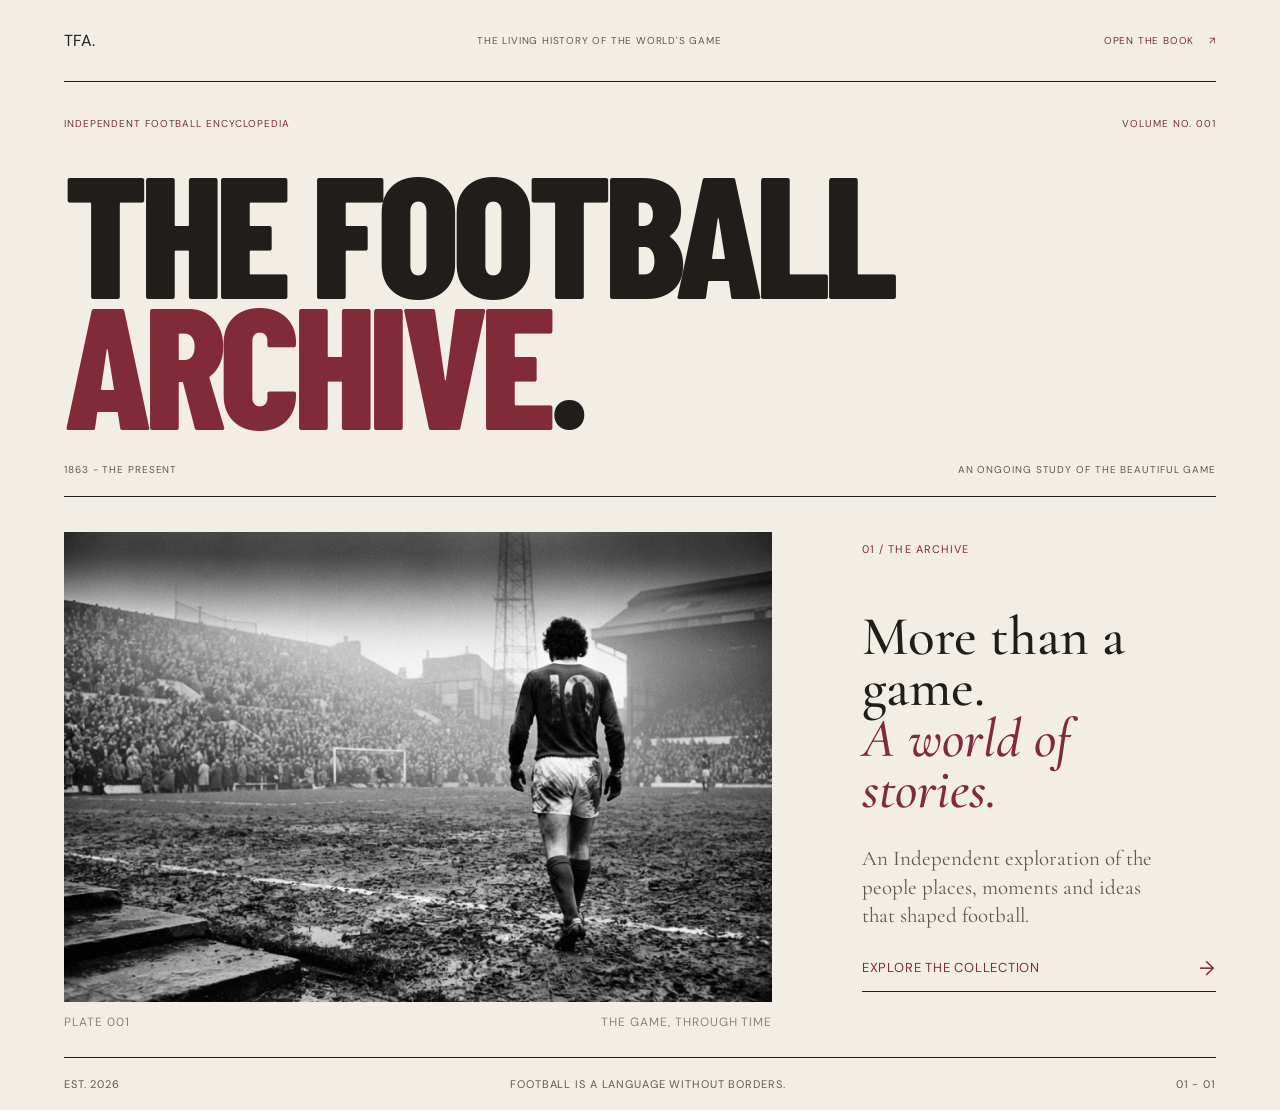
<file: index.html>
<!DOCTYPE html>
<html lang="en">
<meta>
<meta charset="UTF-8">
<meta name="viewport" content="width=device-width, initial-scale=1.0">
<meta name="theme-color" content="#f3f0e7">
<title>The Football Archive | Volume 01</title>
  <link rel="preconnect" href="https://fonts.googleapis.com">
  <link rel="preconnect" href="https://fonts.gstatic.com" crossorigin>
  <link href="https://fonts.googleapis.com/css2?family=Barlow+Condensed:wght@400;500;600;700;800&family=Cormorant+Garamond:ital,wght@0,400;0,500;0,600;1,400;1,500;1,600&family=DM+Sans:wght@400;500;600;700&display=swap" rel="stylesheet">
<link rel="stylesheet" href="css/variables.css">
<link rel="stylesheet" href="css/style.css">
<link rel="stylesheet" href="css/responsive.css">
</head>
<body>
  <main class="book-cover">
    <header class="masthead">
      <a href="index.html" class="brand">TFA.</a>
      <span class="masthead-note">The living history of the world's game</span>
      <a href="pages/contents.html" class="contents-link">Open the book <span>↗</span></a>
    </header>
    <section class="cover-title">
      <div class="edition-label">
        <span>Independent football encyclopedia</span>
        <span>Volume No. 001</span>
      </div>
      <h1>
        THE FOOTBALL <span>ARCHIVE<span class="title-period">.</span></span>
      </h1>
      <div class="title-bottom">
        <p>1863 - THE PRESENT</p>
        <p>AN ONGOING STUDY OF THE BEAUTIFUL GAME</p>
      </div>
    </section>
    <section class="cover-feature">
      <figure class="cover-photograph">
        <img src="assets/images/cover-football.png" alt="Archival football photograph">
        <figcaption>
          <span>PLATE 001</span>
          <span>THE GAME, THROUGH TIME</span>
        </figcaption>
      </figure>
      <div class="cover-description">
        <span class="description-number">01 / THE ARCHIVE</span>
        <h2>
          More than a game. <span>A world of stories.</span>
        </h2>
        <p>An Independent exploration of the people places, moments and ideas that shaped football.</p>
        <a href="pages/contents.html" class="enter-link">Explore the collection<span>→</span></a>
      </div>
    </section>

    <footer class="cover-footer">
      <span>EST. 2026</span>
      <span>FOOTBALL IS A LANGUAGE WITHOUT BORDERS.</span>
      <span>01 - 01</span>
    </footer>
  </main>
</body>
</html>
</file>
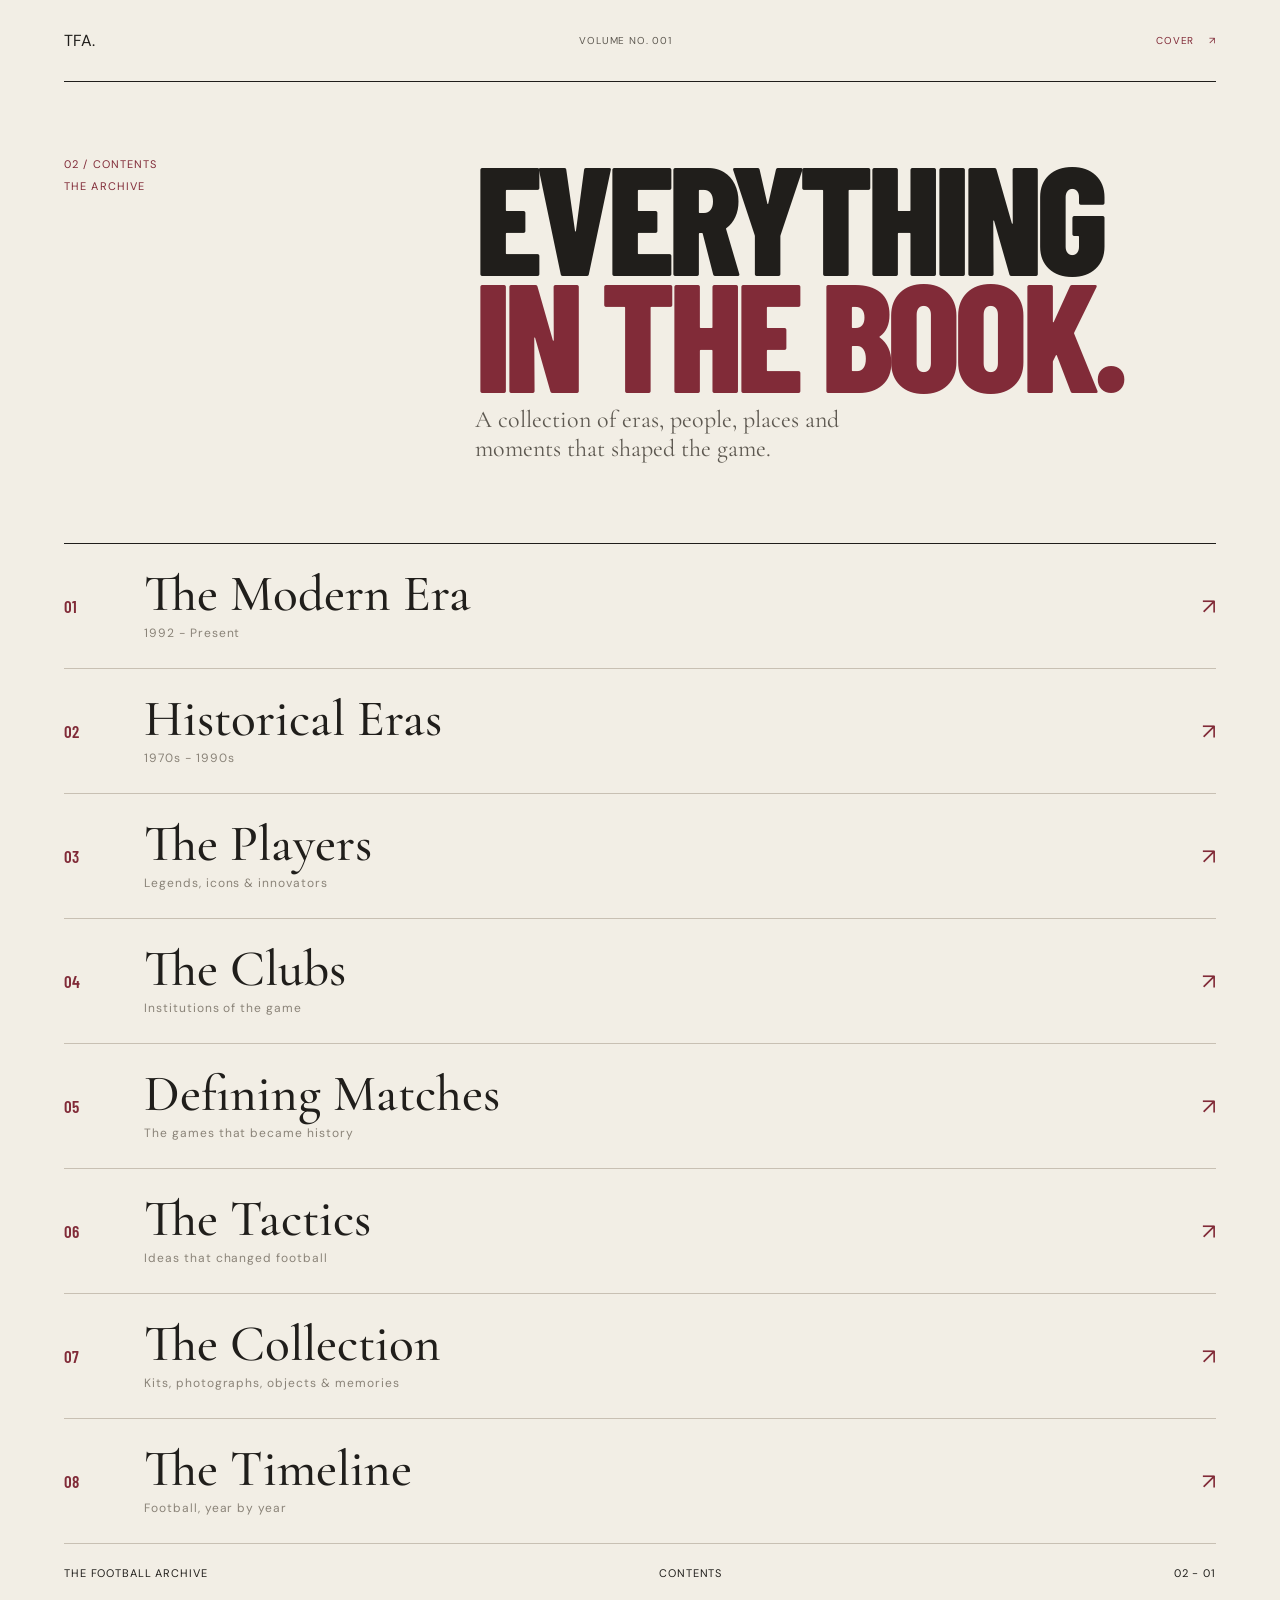
<file: pages/contents.html>
<!DOCTYPE html>
<html lang="en">

<head>
    <meta charset="UTF-8">
    <meta name="viewport" content="width=device-width, initial-scale=1.0">
    <title>Contents | The Football Archive</title>
    <link rel="preconnect" href="https://fonts.googleapis.com">
    <link rel="preconnect" href="https://fonts.gstatic.com" crossorigin>
    <link
        href="https://fonts.googleapis.com/css2?family=Barlow+Condensed:wght@400;500;600;700;800&family=Cormorant+Garamond:ital,wght@0,400;0,500;0,600;1,400;1,500;1,600&family=DM+Sans:wght@400;500;600;700&display=swap"
        rel="stylesheet">

    <link rel="stylesheet" href="../css/responsive.css">
    <link rel="stylesheet" href="../css/variables.css">
    <link rel="stylesheet" href="../css/style.css">
</head>

<body>
    <main class="contents-page">
        <header class="masthead">
            <a href="../index.html" class="brand">TFA.</a>
            <span class="masthead-note">
                Volume No. 001
            </span>
            <a href="../index.html" class="contents-link">
                Cover <span>↗</span>
            </a>
        </header>

        <section class="contents-intro">
            <div class="contents-kicker">
                <span>02 / CONTENTS</span>
                <span>THE ARCHIVE</span>
            </div>
            <h1>
                Everything <span>in the book.</span>
            </h1>
            <p>
                A collection of eras, people, places and moments that shaped the game.
            </p>
        </section>
        <nav class="contents-list">
            <a href="modern-era.html" class="contents-item">
                <span class="contents-number">01</span>
                <div class="contents-title">
                    <h2>The Modern Era</h2>
                    <p>1992 - Present</p>
                </div>
                <span class="contents-arrow">↗</span>
            </a>
            <a href="historical-eras.html" class="contents-item">
                <span class="contents-number">02</span>
                <div class="contents-title">
                    <h2>Historical Eras</h2>
                    <p>1970s - 1990s</p>
                </div>
                <span class="contents-arrow">↗</span>
            </a>
            <a href="players.html" class="contents-item">
                <span class="contents-number">03</span>
                <div class="contents-title">
                    <h2>The Players</h2>
                    <p>Legends, icons & innovators</p>
                </div>
                <span class="contents-arrow">↗</span>
            </a>
            <a href="clubs.html" class="contents-item">
                <span class="contents-number">04</span>
                <div class="contents-title">
                    <h2>The Clubs</h2>
                    <p>Institutions of the game</p>
                </div>
                <span class="contents-arrow">↗</span>
            </a>
            <a href="matches.html" class="contents-item">
                <span class="contents-number">05</span>
                <div class="contents-title">
                    <h2>Defining Matches</h2>
                    <p>The games that became history</p>
                </div>
                <span class="contents-arrow">↗</span>
            </a>
            <a href="tactics.html" class="contents-item">
                <span class="contents-number">06</span>
                <div class="contents-title">
                    <h2>The Tactics</h2>
                    <p>Ideas that changed football</p>
                </div>
                <span class="contents-arrow">↗</span>
            </a>
            <a href="collection.html" class="contents-item">
                <span class="contents-number">07</span>
                <div class="contents-title">
                    <h2>The Collection</h2>
                    <p>Kits, photographs, objects & memories</p>
                </div>
                <span class="contents-arrow">↗</span>
            </a>
            <a href="timeline.html" class="contents-item">
                <span class="contents-number">08</span>
                <div class="contents-title">
                    <h2>The Timeline</h2>
                    <p>Football, year by year</p>
                </div>
                <span class="contents-arrow">↗</span>
            </a>
        </nav>

        <footer class="book-footer">
            <span>THE FOOTBALL ARCHIVE</span>
            <span>CONTENTS</span>
            <span>02 - 01</span>
        </footer>
    </main>
</body>

</html>
</file>
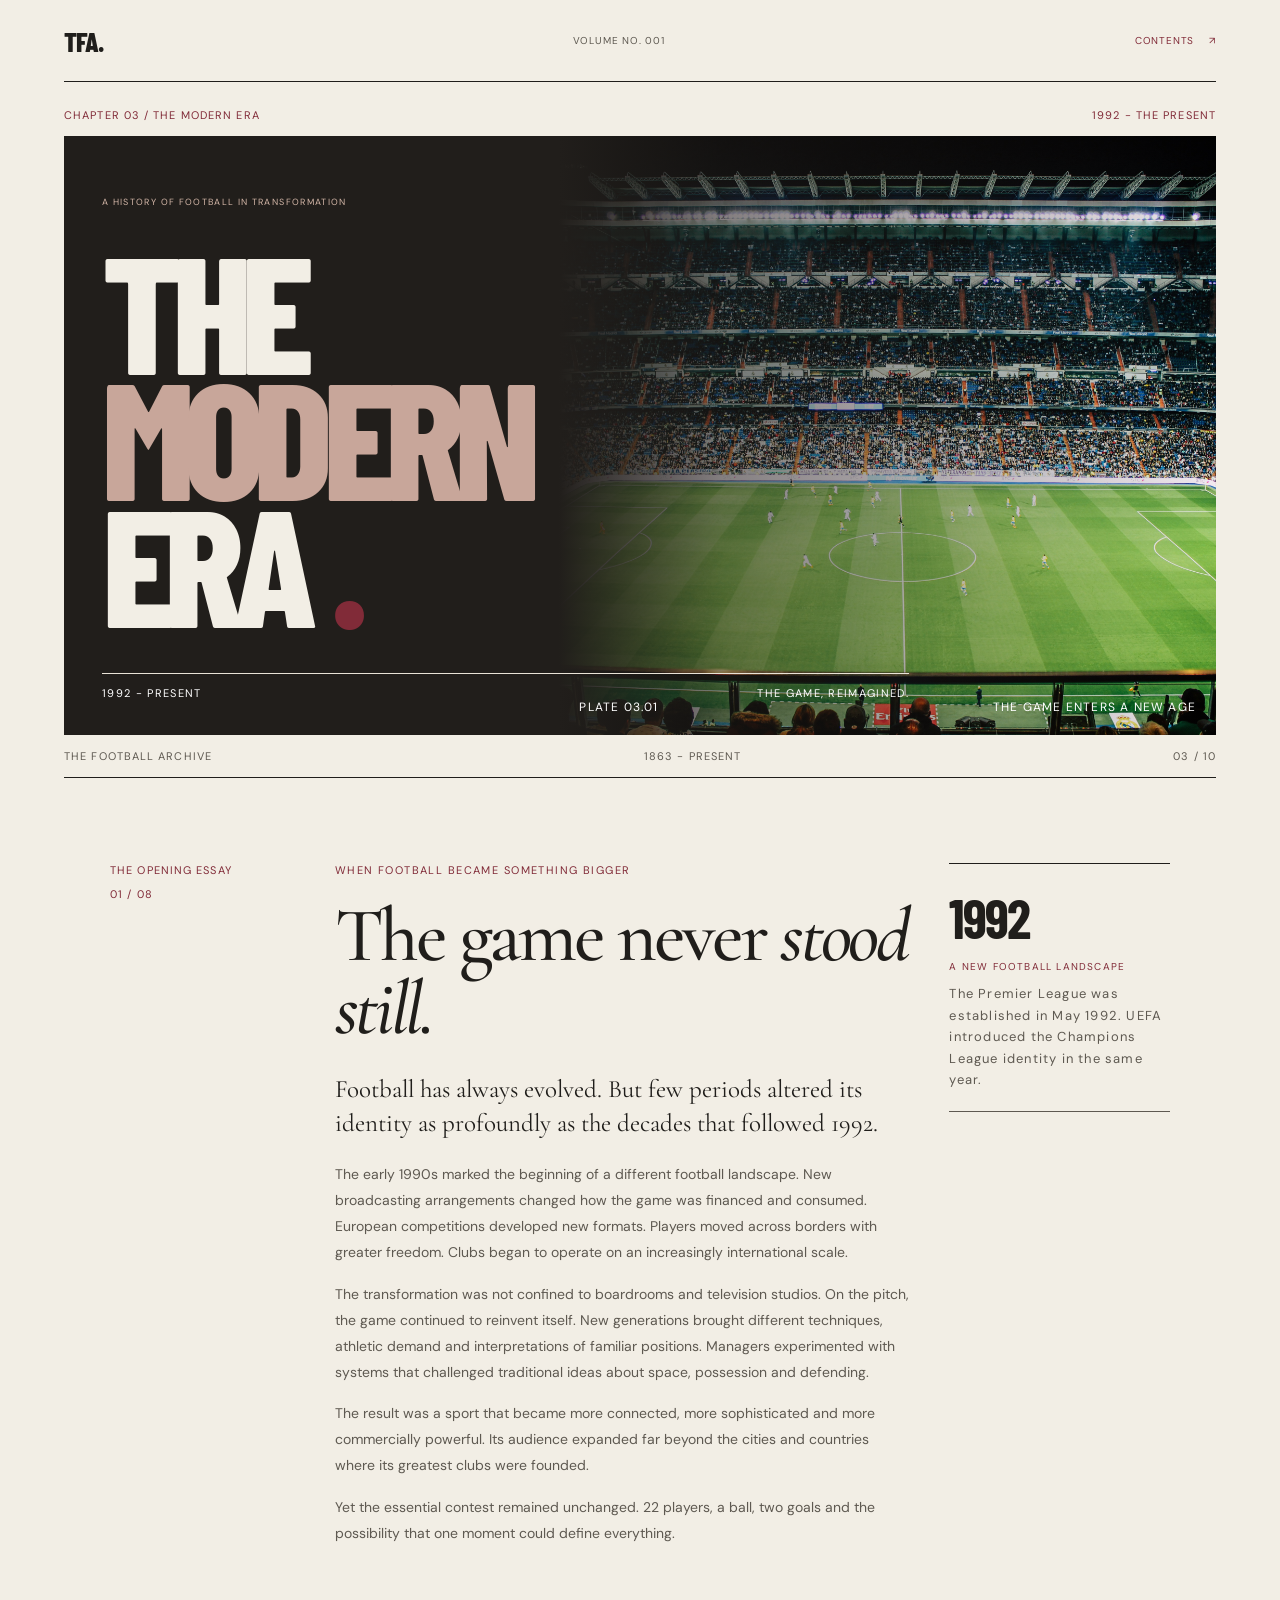
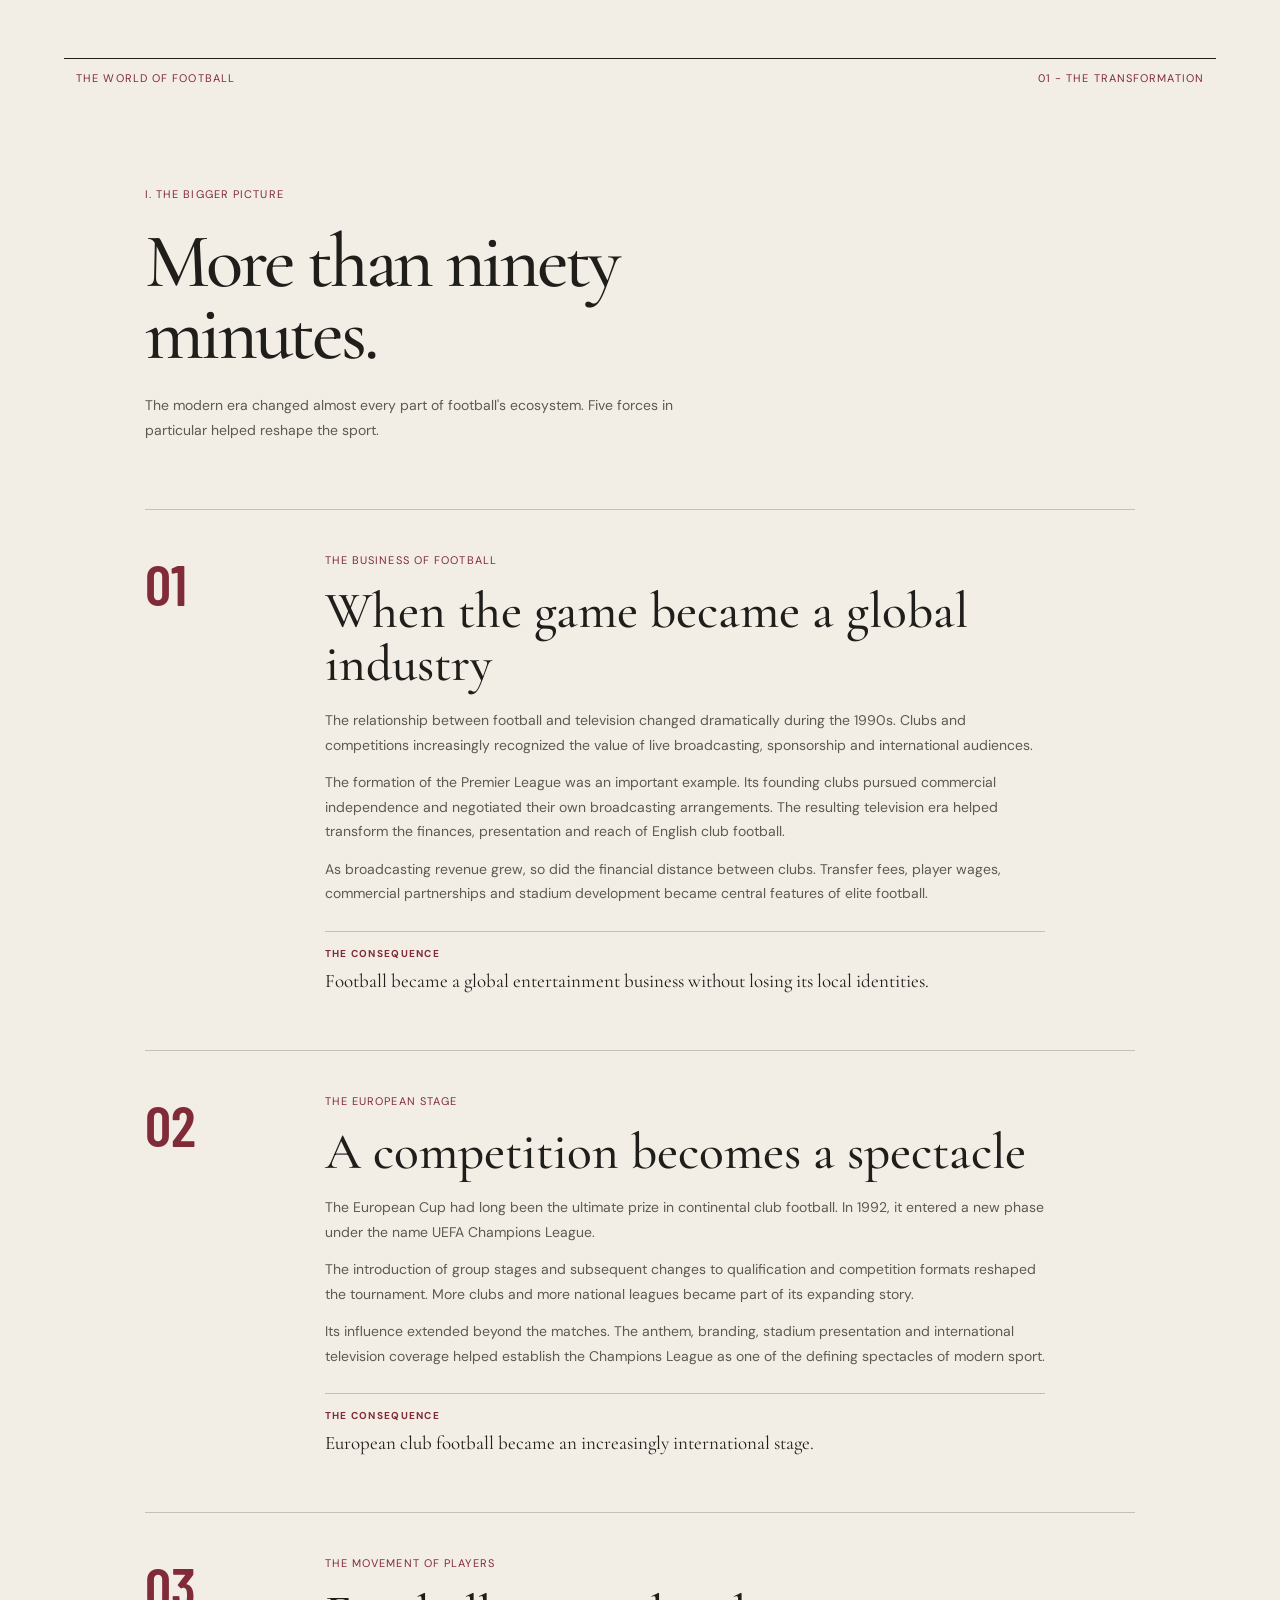
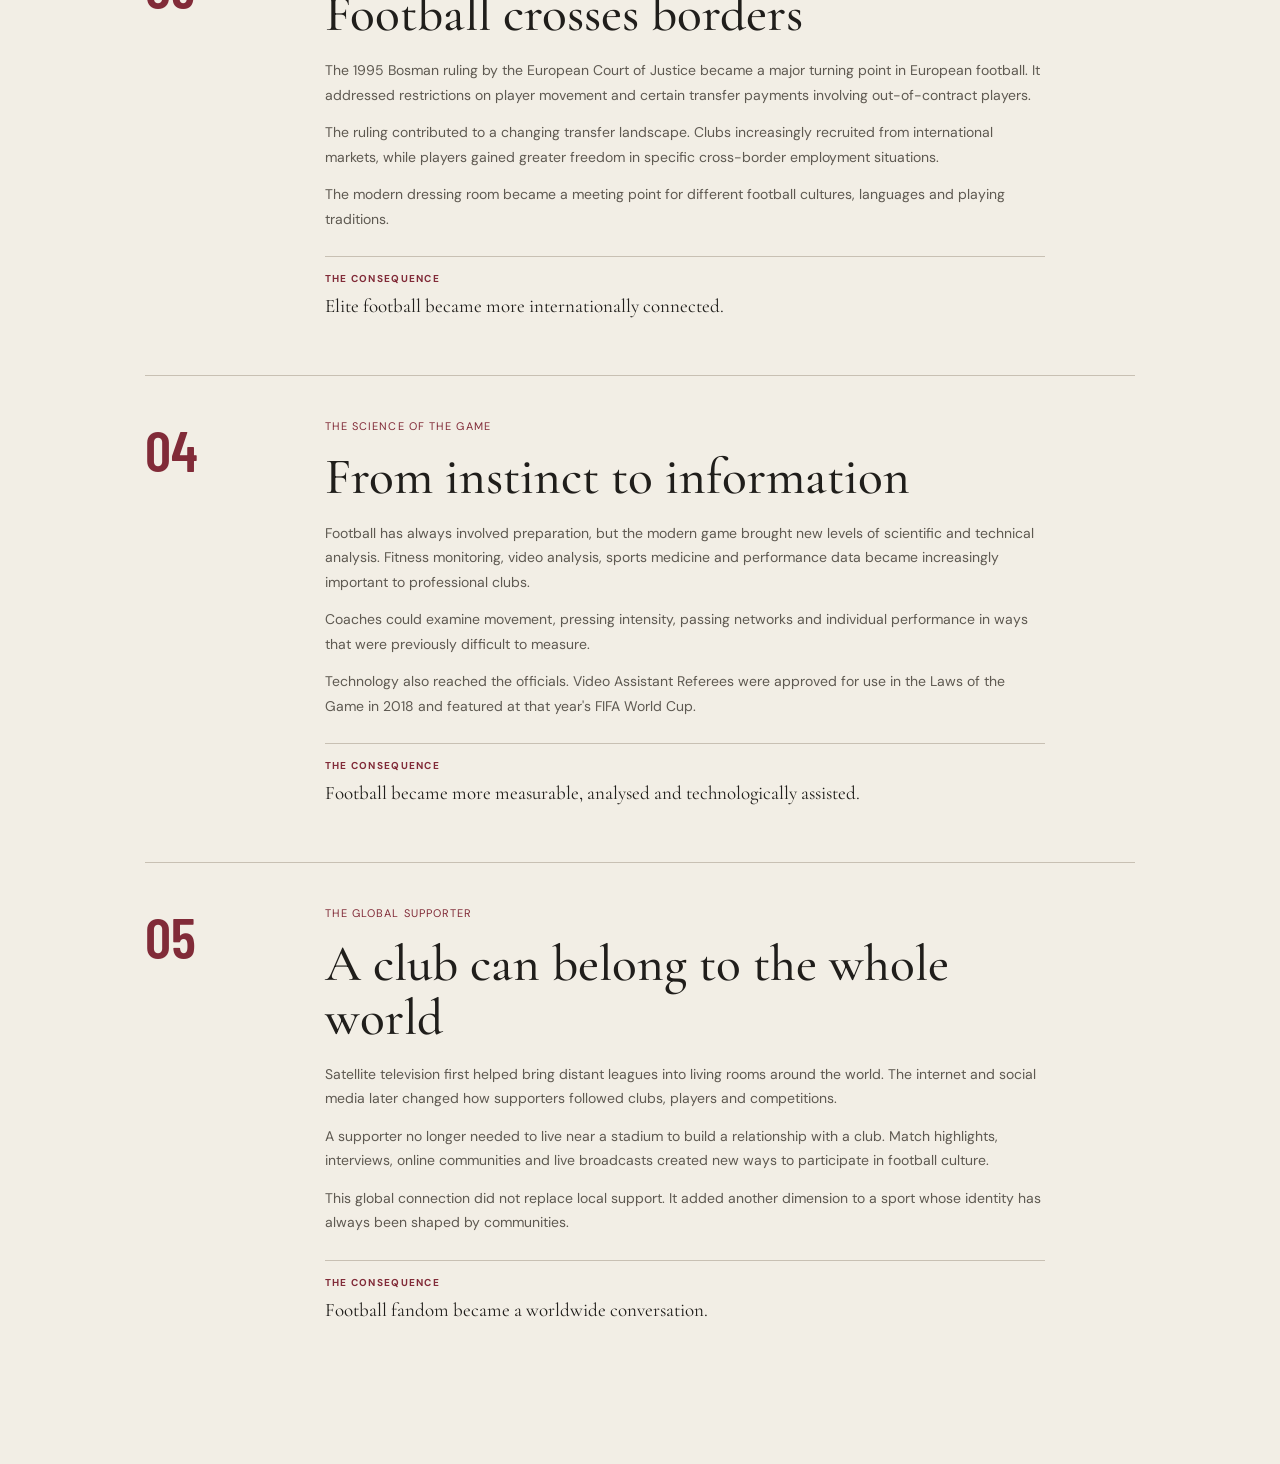
<file: pages/modern-era.html>
<!DOCTYPE html>
<html lang="en">

<head>
    <meta charset="UTF-8">
    <meta name="viewport" content="width=device-width, initial-scale=1.0">
    <title>The Modern Era | The Football Archive</title>
    <link rel="preconnect" href="https://fonts.googleapis.com">
    <link rel="preconnect" href="https://fonts.gstatic.com" crossorigin>
    <link
        href="https://fonts.googleapis.com/css2?family=Barlow+Condensed:wght@400;500;600;700;800&family=Cormorant+Garamond:ital,wght@0,400;0,500;0,600;1,400;1,500;1,600&family=DM+Sans:wght@400;500;600;700&display=swap"
        rel="stylesheet">
    <link rel="stylesheet" href="../css/responsive.css">
    <link rel="stylesheet" href="../css/style.css">
    <link rel="stylesheet" href="../css/variables.css">
</head>

<body>
    <main class="modern-page">
        <header class="masthead modern-masthead">
            <a href="../index.html" class="brand">TFA.</a>
            <span class="masthead-note">VOLUME NO. 001</span>
            <a href="contents.html" class="contents-link">Contents <span>↗</span></a>
        </header>

        <section class="modern-hero">
            <div class="modern-hero-top">
                <span>CHAPTER 03 / THE MODERN ERA</span>
                <span>1992 - THE PRESENT</span>
            </div>
            <div class="modern-hero-content">
                <div class="modern-hero-copy">
                    <span class="modern-hero-label">A HISTORY OF FOOTBALL IN TRANSFORMATION</span>
                    <h1>THE <span>MODERN</span> ERA <span class="modern-period">.</span></h1>
                    <div class="modern-hero-bottom">
                        <p>1992 - PRESENT</p>
                        <span>THE GAME, REIMAGINED.</span>
                    </div>
                </div>
                <figure class="modern-hero-image">
                    <img src="../assets/images/modern-era.jpg" alt="stadium photograph">
                    <figcaption>
                        <span>PLATE 03.01</span>
                        <span>THE GAME ENTERS A NEW AGE</span>
                    </figcaption>
                </figure>
            </div>

            <div class="modern-hero-footer">
                <span>THE FOOTBALL ARCHIVE</span>
                <span>1863 - PRESENT</span>
                <span>03 / 10</span>
            </div>
        </section>

        <section class="modern-opening">
            <div class="opening-label">
                <span>THE OPENING ESSAY</span>
                <span>01 / 08</span>
            </div>
            <div class="opening-content">
                <p class="opening-overline">WHEN FOOTBALL BECAME SOMETHING BIGGER</p>
                <h2>The game never <em>stood still.</em></h2>
                <p class="opening-lead">
                    Football has always evolved. But few periods altered its identity as profoundly as the decades that
                    followed 1992.
                </p>
                <p>
                    The early 1990s marked the beginning of a different football landscape. New broadcasting
                    arrangements changed how the game was financed and consumed. European competitions developed new
                    formats. Players moved across borders with greater freedom. Clubs began to operate on an
                    increasingly international scale.
                </p>
                <p>
                    The transformation was not confined to boardrooms and television studios. On the pitch, the game
                    continued to reinvent itself. New generations brought different techniques, athletic demand and
                    interpretations of familiar positions. Managers experimented with systems that challenged
                    traditional ideas about space, possession and defending.
                </p>
                <p>
                    The result was a sport that became more connected, more sophisticated and more commercially
                    powerful. Its audience expanded far beyond the cities and countries where its greatest clubs were
                    founded.
                </p>
                <p>
                    Yet the essential contest remained unchanged. 22 players, a ball, two goals and the possibility that
                    one moment could define everything.
                </p>
            </div>

            <aside class="opening-note">
                <span class="note-number">1992</span>
                <span class="note-title">A NEW FOOTBALL LANDSCAPE</span>
                <p>
                    The Premier League was established in May 1992. UEFA introduced the Champions League identity in the
                    same year.
                </p>
            </aside>
        </section>

        <section class="modern-divider">
            <span>THE WORLD OF FOOTBALL</span>
            <span>01 - THE TRANSFORMATION</span>
        </section>

        <section class="transformation-section">
            <div class="section-heading">
                <span class="section-index">I. THE BIGGER PICTURE</span>
                <h2>More than ninety minutes.</h2>
                <p>
                    The modern era changed almost every part of football's ecosystem. Five forces in particular helped
                    reshape the sport.
                </p>
            </div>
            <article class="transformation-article">
                <div class="article-number">01</div>
                <div class="article-content">
                    <span>THE BUSINESS OF FOOTBALL</span>
                    <h3>When the game became a global industry</h3>
                    <p>
                        The relationship between football and television changed dramatically during the 1990s. Clubs
                        and competitions increasingly recognized the value of live broadcasting, sponsorship and
                        international audiences.
                    </p>
                    <p>
                        The formation of the Premier League was an important example. Its founding clubs pursued
                        commercial independence and negotiated their own broadcasting arrangements. The resulting
                        television era helped transform the finances, presentation and reach of English club football.
                    </p>
                    <p>
                        As broadcasting revenue grew, so did the financial distance between clubs. Transfer fees, player
                        wages, commercial partnerships and stadium development became central features of elite
                        football.
                    </p>
                    <div class="article-detail">
                        <strong>THE CONSEQUENCE</strong>
                        <span>Football became a global entertainment business without losing its local
                            identities.</span>
                    </div>
                </div>
            </article>
            <article class="transformation-article">
                <div class="article-number">02</div>
                <div class="article-content">
                    <span>THE EUROPEAN STAGE</span>
                    <h3>A competition becomes a spectacle</h3>
                    <p>
                        The European Cup had long been the ultimate prize in continental club football. In 1992, it
                        entered a new phase under the name UEFA Champions League.
                    </p>
                    <p>
                        The introduction of group stages and subsequent changes to qualification and competition formats
                        reshaped the tournament. More clubs and more national leagues became part of its expanding
                        story.
                    </p>
                    <p>
                        Its influence extended beyond the matches. The anthem, branding, stadium presentation and
                        international television coverage helped establish the Champions League as one of the defining
                        spectacles of modern sport.
                    </p>
                    <div class="article-detail">
                        <strong>THE CONSEQUENCE</strong>
                        <span>European club football became an increasingly international stage.</span>
                    </div>
                </div>
            </article>
            <article class="transformation-article">
                <div class="article-number">03</div>
                <div class="article-content">
                    <span>THE MOVEMENT OF PLAYERS</span>
                    <h3>Football crosses borders</h3>
                    <p>
                        The 1995 Bosman ruling by the European Court of Justice became a major turning point in European
                        football. It addressed restrictions on player movement and certain transfer payments involving
                        out-of-contract players.
                    </p>
                    <p>
                        The ruling contributed to a changing transfer landscape. Clubs increasingly recruited from
                        international markets, while players gained greater freedom in specific cross-border employment
                        situations.
                    </p>
                    <p>
                        The modern dressing room became a meeting point for different football cultures, languages and
                        playing traditions.
                    </p>
                    <div class="article-detail">
                        <strong>THE CONSEQUENCE</strong>
                        <span>Elite football became more internationally connected.<span>
                    </div>
                </div>
            </article>
            <article class="transformation-article">
                <div class="article-number">04</div>
                <div class="article-content">
                    <span>THE SCIENCE OF THE GAME</span>
                    <h3>From instinct to information</h3>
                    <p>
                        Football has always involved preparation, but the modern game brought new levels of scientific
                        and technical analysis. Fitness monitoring, video analysis, sports medicine and performance data
                        became increasingly important to professional clubs.
                    </p>
                    <p>
                        Coaches could examine movement, pressing intensity, passing networks and individual performance
                        in ways that were previously difficult to measure.
                    </p>
                    <p>
                        Technology also reached the officials. Video Assistant Referees were approved for use in the
                        Laws of the Game in 2018 and featured at that year's FIFA World Cup.
                    </p>
                    <div class="article-detail">
                        <strong>THE CONSEQUENCE</strong>
                        <span>Football became more measurable, analysed and technologically assisted.</span>
                    </div>
                </div>
            </article>
            <article class="transformation-article">
                <div class="article-number">05</div>
                <div class="article-content">
                    <span>THE GLOBAL SUPPORTER</span>
                    <h3>A club can belong to the whole world</h3>
                    <p>
                        Satellite television first helped bring distant leagues into living rooms around the world. The
                        internet and social media later changed how supporters followed clubs, players and competitions.
                    </p>
                    <p>
                        A supporter no longer needed to live near a stadium to build a relationship with a club. Match
                        highlights, interviews, online communities and live broadcasts created new ways to participate
                        in football culture.
                    </p>
                    <p>
                        This global connection did not replace local support. It added another dimension to a sport
                        whose identity has always been shaped by communities.
                    </p>
                    <div class="article-detail">
                        <strong>THE CONSEQUENCE</strong>
                        <span>Football fandom became a worldwide conversation.</span>
                    </div>
                </div>
            </article>
        </section>
    </main>
</body>

</html>
</file>
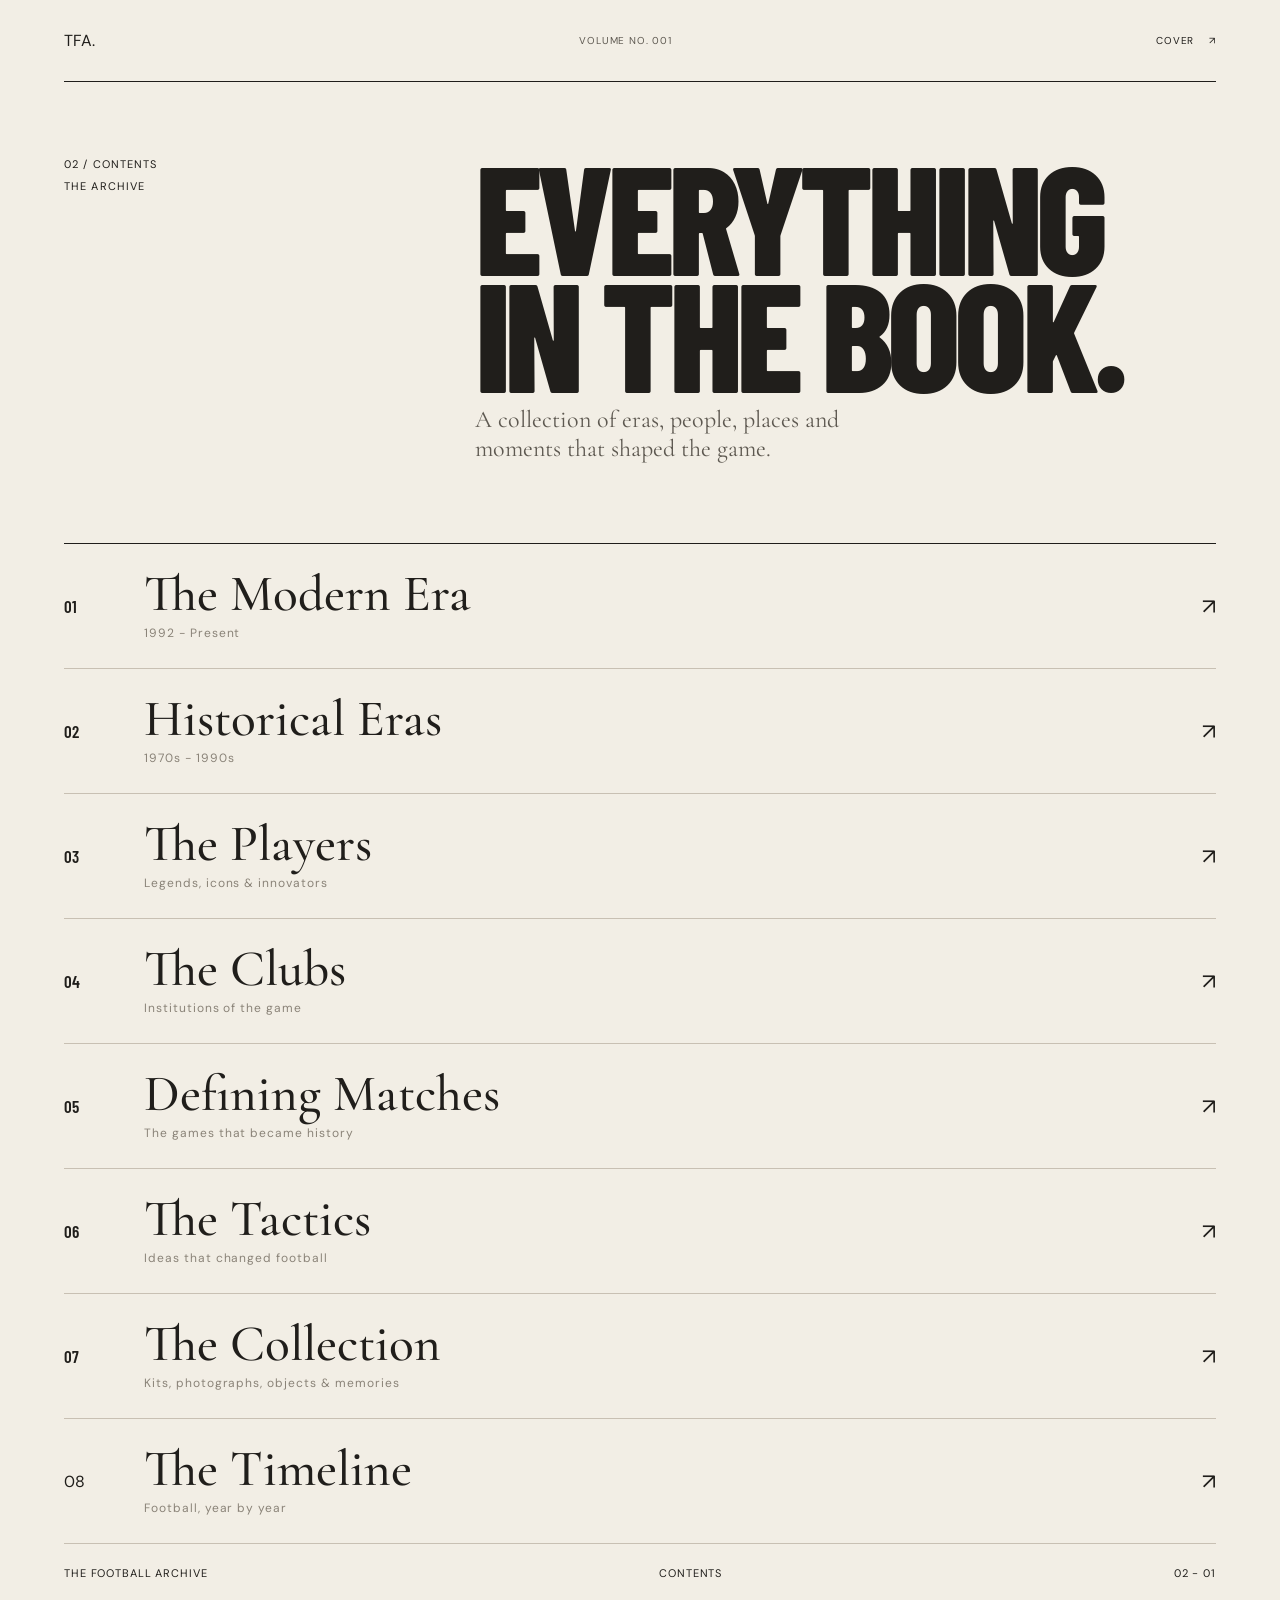
<file: football-archive/pages/contents.html>
<!DOCTYPE html>
<html lang="en">

<head>
    <meta charset="UTF-8">
    <meta name="viewport" content="width=device-width, initial-scale=1.0">
    <title>Contents | The Football Archive</title>
    <link rel="preconnect" href="https://fonts.googleapis.com">
    <link rel="preconnect" href="https://fonts.gstatic.com" crossorigin>
    <link
        href="https://fonts.googleapis.com/css2?family=Barlow+Condensed:wght@400;500;600;700;800&family=Cormorant+Garamond:ital,wght@0,400;0,500;0,600;1,400;1,500;1,600&family=DM+Sans:wght@400;500;600;700&display=swap"
        rel="stylesheet">

    <link rel="stylesheet" href="../css/responsive.css">
    <link rel="stylesheet" href="../css/variables.css">
    <link rel="stylesheet" href="../css/style.css">
</head>

<body>
    <main class="contents-page">
        <header class="masthead">
            <a href="../index.html" class="brand">TFA.</a>
            <span class="masthead-note">
                Volume No. 001
            </span>
            <a href="../index.html" class="contents-link">
                Cover <span>↗</span>
            </a>
        </header>

        <section class="contents-intro">
            <div class="contents-kicker">
                <span>02 / CONTENTS</span>
                <span>THE ARCHIVE</span>
            </div>
            <h1>
                Everything <span>in the book.</span>
            </h1>
            <p>
                A collection of eras, people, places and moments that shaped the game.
            </p>
        </section>
        <nav class="contents-list">
            <a href="modern-era.html" class="contents-item">
                <span class="contents-number">01</span>
                <div class="contents-title">
                    <h2>The Modern Era</h2>
                    <p>1992 - Present</p>
                </div>
                <span class="contents-arrow">↗</span>
            </a>
            <a href="historical-eras.html" class="contents-item">
                <span class="contents-number">02</span>
                <div class="contents-title">
                    <h2>Historical Eras</h2>
                    <p>1970s - 1990s</p>
                </div>
                <span class="contents-arrow">↗</span>
            </a>
            <a href="players.html" class="contents-item">
                <span class="contents-number">03</span>
                <div class="contents-title">
                    <h2>The Players</h2>
                    <p>Legends, icons & innovators</p>
                </div>
                <span class="contents-arrow">↗</span>
            </a>
            <a href="clubs.html" class="contents-item">
                <span class="contents-number">04</span>
                <div class="contents-title">
                    <h2>The Clubs</h2>
                    <p>Institutions of the game</p>
                </div>
                <span class="contents-arrow">↗</span>
            </a>
            <a href="matches.html" class="contents-item">
                <span class="contents-number">05</span>
                <div class="contents-title">
                    <h2>Defining Matches</h2>
                    <p>The games that became history</p>
                </div>
                <span class="contents-arrow">↗</span>
            </a>
            <a href="tactics.html" class="contents-item">
                <span class="contents-number">06</span>
                <div class="contents-title">
                    <h2>The Tactics</h2>
                    <p>Ideas that changed football</p>
                </div>
                <span class="contents-arrow">↗</span>
            </a>
            <a href="collection.html" class="contents-item">
                <span class="contents-number">07</span>
                <div class="contents-title">
                    <h2>The Collection</h2>
                    <p>Kits, photographs, objects & memories</p>
                </div>
                <span class="contents-arrow">↗</span>
            </a>
            <a href="timeline.html" class="contents-item">
                <span class="contents-title">08</span>
                <div class="contents-title">
                    <h2>The Timeline</h2>
                    <p>Football, year by year</p>
                </div>
                <span class="contents-arrow">↗</span>
            </a>
        </nav>

        <footer class="book-footer">
            <span>THE FOOTBALL ARCHIVE</span>
            <span>CONTENTS</span>
            <span>02 - 01</span>
        </footer>
    </main>
</body>

</html>
</file>
<file: css/variables.css>
:root {
  --paper: #f2eee5;
  --paper-dark: #e9e3d7;
  --ink: #201e1b;
  --ink-light: #5e5951;
  --muted: #8a8378;
  --burgundy: #812b38;
  --burgundy-dark: #61202b;
  --rule: #c8c0b3;

  --display: "Barlow Condensed", sans-serif;
  --serif: "Cormorant Garamond", serif;
  --sans: "DM Sans", sans-serif;

  --page-width: 1500px;
  --page-padding: clamp(24px, 5vw, 76px);
}
</file>
<file: css/style.css>
* {
  margin: 0;
  padding: 0;
  box-sizing: border-box;
}

html {
  scroll-behavior: smooth;
}

body {
  min-width: 320px;
  background: var(--paper);
  color: var(--ink);
  font-family: var(--sans);
  -webkit-font-smoothing: antialised;
}

a {
  color: inherit;
  text-decoration: none;
}

img {
  display: block;
  width: 100%;
}

.book-cover {
  max-width: var(--page-width);
  margin: 0 auto;
  padding: 0 var(--page-padding);
}

.masthead {
  height: 82px;
  display: flex;
  align-items: center;
  justify-content: space-between;
  border-bottom: 1px solid var(--ink);
}

.masthead-note,
.contents-link {
  font-size: 10px;
  text-transform: uppercase;
  letter-spacing: 0.08em;
}

.masthead-note {
  color: var(--ink-light);
}

.contents-link {
  display: flex;
  align-items: center;
  gap: 15px;
  color: var(--burgundy);
}

.cover-title {
  padding-top: 35px;
}

.edition-label,
.title-bottom {
  display: flex;
  justify-content: space-between;
  align-items: center;
  font-size: 10px;
  letter-spacing: 0.09em;
  text-transform: uppercase;
}

.edition-label {
  color: var(--burgundy);
}

.cover-title h1 {
  margin-top: 35px;
  font-family: var(--display);
  font-size: clamp(90px, 13.5vw, 190px);
  font-weight: 800;
  line-height: 0.76;
  letter-spacing: -0.045em;
  text-transform: uppercase;
}

.cover-title h1 span {
  display: block;
  color: var(--burgundy);
}

.title-period {
  display: inline !important;
  color: var(--ink) !important;
}

.title-bottom {
  margin-top: 35px;
  padding-bottom: 20px;
  border-bottom: 1px solid var(--ink);
  color: var(--ink-light);
}

.cover-feature {
  display: grid;
  grid-template-columns: 1.5fr 0.75fr;
  gap: clamp(35px, 7vw, 105px);
  padding: 35px 0 55px;
}

.cover-photograph img {
  height: 100%;
  min-height: 360px;
  max-height: 490px;
  object-fit: cover;
  object-position: center;
  filter: grayscale(100%);
}

.cover-photograph figcaption {
  display: flex;
  justify-content: space-between;
  gap: 15px;
  padding-top: 12px;
  color: var(--muted);
  font-size: 12px;
  letter-spacing: 0.08em;
}

.cover-description {
  display: flex;
  flex-direction: column;
  align-items: flex-start;
  padding: 10px 0;
}

.description-number {
  color: var(--burgundy);
  font-size: 11px;
  letter-spacing: 0.1em;
}

.cover-description h2 {
  font-family: var(--serif);
  font-weight: 520;
  font-size: clamp(43px, 4.3vw, 66px);
  margin-top: 55px;
  line-height: 0.93;
}

.cover-description h2 span {
  display: block;
  color: var(--burgundy);
  font-style: italic;
}

.cover-description p {
  max-width: 310px;
  margin-top: 30px;
  color: var(--ink-light);
  font-family: var(--serif);
  font-size: 21px;
  line-height: 1.35;
}

.enter-link {
  display: flex;
  justify-content: space-between;
  align-items: center;
  width: 100%;
  padding: 10px 0;
  margin-top: auto;
  border-bottom: 1px solid var(--ink);
  color: var(--burgundy);
  font-size: 13px;
  letter-spacing: 0.06em;
  text-transform: uppercase;
}

.enter-link span {
  font-size: 20px;
  transition: transform 180ms ease;
}

.enter-link:hover span {
  transform: translateX(6px);
}

.cover-footer {
  display: flex;
  justify-content: space-between;
  padding: 19px 0;
  border-top: 1px solid var(--ink);
  color: var(--ink-light);
  font-size: 11px;
  letter-spacing: 0.08em;
}

/* contents styling */
.contents-page {
  max-width: var(--page-width);
  min-height: 100vh;
  margin: 0 auto;
  padding: 0 var(--page-padding);
}

.contents-intro {
  display: grid;
  grid-template-columns: 1fr 2fr;
  gap: 40px;
  padding: 75px 0 80px;
}

.contents-kicker {
  display: flex;
  flex-direction: column;
  gap: 8px;
  color: var(--burgundy);
  font-size: 11px;
  letter-spacing: 0.1em;
  text-transform: uppercase;
}

.contents-intro h1 {
  font-family: var(--display);
  font-weight: 800;
  font-size: clamp(80px, 12vw, 170px);
  line-height: 0.76;
  text-transform: uppercase;
  letter-spacing: -0.045em;
}

.contents-intro h1 span {
  display: block;
  color: var(--burgundy);
}

.contents-intro p {
  grid-column: 2;
  max-width: 430px;
  margin-top: -25px;
  font-family: var(--serif);
  font-size: 24px;
  color: var(--ink-light);
}

.contents-list {
  border-top: 1px solid var(--ink);
}

.contents-item {
  display: grid;
  grid-template-columns: 80px 1fr 40px;
  align-items: center;
  min-height: 125px;
  border-bottom: 1px solid var(--rule);
  transition:
    padding 180ms ease,
    background 180ms ease;
}

.contents-item:hover {
  padding: 0 18px;
  background: var(--paper-dark);
}

.contents-number {
  color: var(--burgundy);
  font-family: var(--display);
  font-size: 17px;
  font-weight: 600;
}

.contents-title h2 {
  font-family: var(--serif);
  font-weight: 500;
  line-height: 0.9;
  font-size: clamp(32px, 4vw, 55px);
}

.contents-title p {
  color: var(--muted);
  /* text-transform: uppercase; */
  margin-top: 8px;
  font-size: 12px;
  letter-spacing: 0.08em;
}

.contents-arrow {
  color: var(--burgundy);
  text-align: right;
  font-size: 22px;
}

.book-footer {
  display: flex;
  justify-content: space-between;
  color: var(--ink);
  padding: 22px 0;
  font-size: 11px;
  letter-spacing: 0.08em;
}

/* modern era page */
.modern-page {
  max-width: var(--page-width);
  margin: 0 auto;
  padding: 0 var(--page-padding);
}

.modern-masthead .brand {
  font-family: var(--display);
  font-weight: 800;
  font-size: 27px;
  letter-spacing: -0.05em;
}

.modern-hero {
  padding-top: 16px;
}

.modern-hero-top {
  display: flex;
  justify-content: space-between;
  align-items: center;
  gap: 12px;
  font-size: 11px;
  letter-spacing: 0.1em;
  color: var(--burgundy);
  padding: 10px 0 14px;
}

.modern-hero-content {
  position: relative;
  min-height: 570px;
  overflow: hidden;
  color: var(--paper);
  background: #211e1b;
}

.modern-hero-copy {
  position: relative;
  z-index: 2;
  width: 100%;
  padding: 60px 38px 35px;
}

.modern-hero-label {
  display: block;
  margin-bottom: 38px;
  color: #d4b7a8;
  font-size: 9px;
  letter-spacing: 0.15em;
}

.modern-hero-copy h1 {
  position: relative;
  z-index: 2;
  width: 85%;
  font-family: var(--display);
  font-weight: 800;
  font-size: clamp(95px, 13vw, 180px);
  letter-spacing: -0.065em;
  line-height: 0.76;
}

.modern-hero-copy h1 span:first-child {
  display: block;
  color: #c8a69a;
}

.modern-hero-copy h1 .modern-period {
  display: inline;
  color: var(--burgundy);
}

.modern-hero-image {
  position: absolute;
  top: 0;
  right: 0;
  width: 57%;
  height: 100%;
}

.modern-hero-image img {
  height: 100%;
  width: 100%;
  object-fit: cover;
  object-position: center;
  /* filter: grayscale(100%) contrast(1.1); */
}

.modern-hero-image::after {
  position: absolute;
  inset: 0;
  content: "";
  background: linear-gradient(
    90deg,
    #211e1b 0%,
    rgba(33, 30, 27, 0.55) 25%,
    rgba(33, 30, 27, 0.05) 100%
  );
}

.modern-hero-image figcaption {
  position: absolute;
  z-index: 2;
  right: 20px;
  bottom: 20px;
  left: 20px;
  /* color: var(--paper-dark); */
  color: white;
  display: flex;
  justify-content: space-between;
  gap: 12px;
  font-size: 12px;
  letter-spacing: 0.1em;
}

.modern-hero-bottom {
  display: flex;
  justify-content: space-between;
  align-items: center;
  width: 75%;
  margin-top: 48px;
  padding-top: 12px;
  font-size: 11px;
  letter-spacing: 0.12em;
  /* color: var(--paper-dark); */
  color: white;
  border-top: 1px solid var(--paper-dark);
}

.modern-hero-footer {
  display: flex;
  justify-content: space-between;
  align-items: center;
  gap: 12px;
  min-height: 43px;
  font-size: 11px;
  letter-spacing: 0.1em;
  color: var(--ink-light);
  border-bottom: 1px solid var(--ink);
}

.modern-opening {
  display: grid;
  grid-template-columns: 0.55fr 1.7fr 0.65fr;
  gap: 38px;
  padding: 85px 4% 95px;
}

.opening-label {
  display: flex;
  flex-direction: column;
  gap: 10px;
  font-size: 11px;
  letter-spacing: 0.1em;
  color: var(--burgundy);
}

.opening-content {
  max-width: 700px;
}

.opening-overline {
  color: var(--burgundy);
  font-size: 11px;
  letter-spacing: 0.13em;
}

.opening-content h2 {
  margin: 23px 0;
  font-family: var(--serif);
  font-size: clamp(54px, 6vw, 82px);
  font-weight: 500;
  line-height: 0.94;
  letter-spacing: -0.043em;
}

.opening-lead {
  font-family: var(--serif);
  font-size: 25px;
  line-height: 1.35;
  margin: 28px 0 22px;
}

.opening-content > p:not(.opening-overline):not(.opening-lead) {
  color: var(--ink-light);
  margin-bottom: 16px;
  font-size: 14px;
  line-height: 1.85;
}

.opening-note {
  display: flex;
  flex-direction: column;
  gap: 10px;
  font-size: 12px;
  letter-spacing: 0.1em;
  align-self: start;
  padding: 20px 0;
  border-top: 1px solid var(--ink);
  border-bottom: 1px solid var(--ink-light);
}

.note-number {
  font-family: var(--display);
  font-weight: 700;
  font-size: 55px;
  letter-spacing: -0.04em;
}

.note-title {
  color: var(--burgundy);
  font-size: 10px;
}

.opening-note p {
  color: var(--ink-light);
  font-size: 13px;
  line-height: 1.65;
}

.modern-divider {
  display: flex;
  justify-content: space-between;
  /* gap: 12px; */
  font-size: 11px;
  padding: 12px;
  border-top: 1px solid var(--ink);
  border-bottom: 1px solid var(ink);
  color: var(--burgundy);
  letter-spacing: 0.1em;
}

.transformation-section {
  padding: 85px 7%;
}

.section-heading {
  max-width: 700px;
  margin-bottom: 65px;
}

.section-heading h2 {
  margin: 23px 0;
  font-family: var(--serif);
  font-size: clamp(56px, 6vw, 85px);
  font-weight: 500;
  line-height: 0.94;
  letter-spacing: -0.043em;
  /* line-height: 1; */
}

.section-index {
  color: var(--burgundy);
  font-size: 11px;
  letter-spacing: 0.1em;
}

.section-heading > p {
  color: var(--ink-light);
  max-width: 530px;
  font-size: 14px;
  line-height: 1.8;
}

.transformation-article {
  display: grid;
  grid-template-columns: 0.35fr 2fr;
  gap: 38px;
  border-top: 1px solid var(--rule);
  padding: 38px 0 43px;
}

.article-number {
  color: var(--burgundy);
  font-family: var(--display);
  font-size: 58px;
  font-weight: 600;
}

.article-content {
  max-width: 720px;
}

.article-content > span {
  color: var(--burgundy);
  font-size: 11px;
  letter-spacing: 0.1em;
}
.article-content h3 {
  font-family: var(--serif);
  font-weight: 500;
  margin: 16px 0;
  font-size: clamp(34px, 4vw, 54px);
  line-height: 1.05;
}

.article-content > p {
  color: var(--ink-light);
  font-size: 14px;
  margin-bottom: 13px;
  line-height: 1.75;
}

.article-detail {
  display: flex;
  flex-direction: column;
  gap: 9px;
  margin-top: 25px;
  padding: 15px 0;
  border-top: 1px solid var(--rule);
}

.article-detail strong {
    color: var(--burgundy);
    font-size: 10px;
    letter-spacing: 0.13em;
}

.article-detail span {
    font-family: var(--serif);
    font-size: 19px;
}
</file>
<file: css/responsive.css>
@media (max-width: 700px) {
    :root {
        --page-padding: 24px;
    }
    .masthead {
        height: 75px;
    }
    .brand {
        font-size: 27px;
    }
    .masthead-note {
        display: none;
    }
    .contents-link {
        font-size: 9px;
    }
    .cover-title {
        padding-top: 30px;
    }
    .cover-title h1 {
        margin-top: 45px;
        font-size: clamp(69px, 15.8vw, 112px);
        line-height: 0.82;
        letter-spacing: -0.04em;
    }
    .title-bottom {
        gap: 15px;
        margin-top: 25px;
        font-size: 8px;
        line-height: 1.5;
    }
    .title-bottom p:last-child {
        max-width: 125px;
        text-align: right;
    }
    .cover-feature {
        display: flex;
        flex-direction: column;
        /* gap: 0; */
        padding: 25px 0 40px;
    }
    .cover-photograph img {
        min-height: 0;
        height: auto;
        aspect-ratio: 0.95;
    }
    .cover-photograph figcaption {
        font-size: 8px;
    }
    .cover-description {
        padding-top: 45px;
    }
    .description-number {
        font-size: 9px;
    }
    .cover-description h2 {
        margin-top: 25px;
        font-size: clamp(48px, 12vw, 65px);
    }
    .cover-description p {
        max-width: 100%;
        font-size: 20px;
        margin-top: 22px;
    }
    .enter-link {
        margin-top: 35px;
        padding: 20px 0;
    }
    .cover-footer {
        gap: 10px;
        font-size: 7px;
    }
    .cover-footer span:nth-child(2) {
        max-width: 120px;
        text-align: center;
    }
}

@media (max-width: 370px) {
    :root {
        --page-padding: 19px;
    }
    .cover-title h1 {
        font-size: 15.5vw;
    }
    .edition-label {
        font-size: 7px;
    }
}

/* contents page */
@media (max-width: 700px) {
    .contents-intro {
        display: block;
        padding: 50px 0 55px;
    }
    .contents-kicker {
        margin-bottom: 45px;
        font-size: 8px;
    }
    .contents-intro h1 {
        font-size: 21vw;
    }
    .contents-intro p {
        margin-top: 30px;
        font-size: 20px;
    }
    .contents-item {
        grid-template-columns: 42px 1fr 25px;
        min-height: 105px;
    }
    .contents-item:hover {
        padding: 0 18px;
        background: transparent;
    }
    .contents-number {
        font-size: 17px;
        font-family: var(--display);
        color: var(--burgundy);
        font-weight: 600;
    }
    .contents-title h2 {
        font-family: var(--serif);
        font-weight: 500;
        line-height: 0.9;
        font-size: clamp(32px, 4vw, 55px);
    }
    .contents-title p {
        color: var(--muted);
        margin-top: 8px;
        font-size: 8px;
        letter-spacing: 0.08em;
    }
    .contents-arrow {
        color: var(--burgundy);
        text-align: right;
        font-size: 22px;
    }
    .book-footer {
        display: flex;
        justify-content: space-between;
        color: var(--ink-light);
        padding: 22px 0;
        font-size: 9px;
        letter-spacing: 0.08em;
    }
}
</file>
<file: football-archive/css/responsive.css>
@media (max-width: 700px) {
    :root {
        --page-padding: 24px;
    }
    .masthead {
        height: 75px;
    }
    .brand {
        font-size: 27px;
    }
    .masthead-note {
        display: none;
    }
    .contents-link {
        font-size: 9px;
    }
    .cover-title {
        padding-top: 30px;
    }
    .cover-title h1 {
        margin-top: 45px;
        font-size: clamp(69px, 15.8vw, 112px);
        line-height: 0.82;
        letter-spacing: -0.04em;
    }
    .title-bottom {
        gap: 15px;
        margin-top: 25px;
        font-size: 8px;
        line-height: 1.5;
    }
    .title-bottom p:last-child {
        max-width: 125px;
        text-align: right;
    }
    .cover-feature {
        display: flex;
        flex-direction: column;
        /* gap: 0; */
        padding: 25px 0 40px;
    }
    .cover-photograph img {
        min-height: 0;
        height: auto;
        aspect-ratio: 0.95;
    }
    .cover-photograph figcaption {
        font-size: 8px;
    }
    .cover-description {
        padding-top: 45px;
    }
    .description-number {
        font-size: 9px;
    }
    .cover-description h2 {
        margin-top: 25px;
        font-size: clamp(48px, 12vw, 65px);
    }
    .cover-description p {
        max-width: 100%;
        font-size: 20px;
        margin-top: 22px;
    }
    .enter-link {
        margin-top: 35px;
        padding: 20px 0;
    }
    .cover-footer {
        gap: 10px;
        font-size: 7px;
    }
    .cover-footer span:nth-child(2) {
        max-width: 120px;
        text-align: center;
    }
}

@media (max-width: 370px) {
    :root {
        --page-padding: 19px;
    }
    .cover-title h1 {
        font-size: 15.5vw;
    }
    .edition-label {
        font-size: 7px;
    }
}
</file>
<file: football-archive/css/variables.css>
:root {
  --paper: #f2eee5;
  --paper-dark: #e9e3d7;
  --ink: #201e1b;
  --ink-light: #5e5951;
  --muted: #8a8378;
  --burgundy: #812b38;
  --burgundy-dark: #61202b;
  --rule: #c8c0b3;

  --display: "Barlow Condensed", sans-serif;
  --serif: "Cormorant Garamond", serif;
  --sans: "DM Sans", sans-serif;

  --page-width: 1500px;
  --page-padding: clamp(24px, 5vw, 76px);
}
</file>
<file: football-archive/css/style.css>
* {
    margin: 0;
    padding: 0;
    box-sizing: border-box;
}

html {
    scroll-behavior: smooth;
}

body {
    min-width: 320px;
    background: var(--paper);
    color: var(--ink);
    font-family: var(--sans);
    -webkit-font-smoothing: antialised,
}

a {
    color: inherit;
    text-decoration: none;
}

img {
    display: block;
    width: 100%;
}

.book-cover {
    max-width: var(--page-width);
    margin: 0 auto;
    padding: 0 var(--page-padding);
}

.masthead {
    height: 82px;
    display: flex;
    align-items: center;
    justify-content: space-between;
    border-bottom: 1px solid var(--ink);
}

.masthead-note, .contents-link {
    font-size: 10px;
    text-transform: uppercase;
    letter-spacing: 0.08em;
}

.masthead-note {
    color: var(--ink-light);
}

.contents-link {
    display: flex;
    align-items: center;
    gap: 15px;
    color: var(--burgundry);
}

.cover-title {
    padding-top: 35px;
}

.edition-label, .title-bottom {
    display: flex;
    justify-content: space-between;
    align-items: center;
    font-size: 10px;
    letter-spacing: 0.09em;
    text-transform: uppercase;
}

.edition-label {
    color: var(--burgundry);
}

.cover-title h1 {
    margin-top: 35px;
    font-family: var(--display);
    font-size: clamp(90px, 13.5vw, 190px);
    font-weight: 800;
    line-height: 0.76;
    letter-spacing: -0.045em;
    text-transform: uppercase;
}

.cover-title h1 span {
    display: block;
    color: var(--burgundry);
}

.title-period {
    display: inline !important;
    color: var(--ink) !important;
}

.title-bottom {
    margin-top: 35px;
    padding-bottom: 20px;
    border-bottom: 1px solid var(--ink);
    color: var(--ink-light);
}

.cover-feature {
    display: grid;
    grid-template-columns: 1.5fr 0.75fr;
    gap: clamp(35px, 7vw, 105px);
    padding: 35px 0 55px;
}

.cover-photograph img {
    height: 100%;
    min-height: 360px;
    max-height: 490px;
    object-fit: cover;
    object-position: center;
    filter: grayscale(100%);
}

.cover-photograph figcaption {
    display: flex;
    justify-content: space-between;
    gap: 15px;
    padding-top: 12px;
    color: var(--muted);
    font-size: 12px;
    letter-spacing: 0.08em;
}

.cover-description {
    display: flex;
    flex-direction: column;
    align-items: flex-start;
    padding: 10px 0;
}

.description-number {
    color: var(--burgundry);
    font-size: 11px;
    letter-spacing: 0.1em;
}

.cover-description h2 {
    font-family: var(--serif);
    font-weight: 520;
    font-size: clamp(43px, 4.3vw, 66px);
    margin-top: 55px;
    line-height: 0.93;
}

.cover-description h2 span {
    display: block;
    color: var(--burgundry);
    font-style: italic;
}

.cover-description p {
    max-width: 310px;
    margin-top: 30px;
    color: var(--ink-light);
    font-family: var(--serif);
    font-size: 21px;
    line-height: 1.35;
}

.enter-link {
    display: flex;
    justify-content: space-between;
    align-items: center;
    width: 100%;
    padding: 10px 0;
    margin-top: auto;
    border-bottom: 1px solid var(--ink);
    color: var(--burgundry);
    font-size: 13px;
    letter-spacing: 0.06em;
    text-transform: uppercase;
}

.enter-link span {
    font-size: 20px;
    transition: transform 180ms ease;
}

.enter-link:hover span {
    transform: translateX(6px);
}

.cover-footer {
    display: flex;
    justify-content: space-between;
    padding: 19px 0;
    border-top: 1px solid var(--ink);
    color: var(--ink-light);
    font-size: 11px;
    letter-spacing: 0.08em;
}




/* contents styling */
.contents-page {
    max-width: var(--page-width);
    min-height: 100vh;
    margin: 0 auto;
    padding: 0 var(--page-padding);
}

.contents-intro {
    display: grid;
    grid-template-columns: 1fr 2fr;
    gap: 40px;
    padding: 75px 0 80px;
}

.contents-kicker {
    display: flex;
    flex-direction: column;
    gap: 8px;
    color: var(--burgundry);
    font-size: 11px;
    letter-spacing: 0.1em;
    text-transform: uppercase;
}

.contents-intro h1 {
    font-family: var(--display);
    font-weight: 800;
    font-size: clamp(80px, 12vw, 170px);
    line-height: 0.76;
    text-transform: uppercase;
    letter-spacing: -0.045em;
}

.contents-intro h1 span {
    display: block;
    color: var(--burgundry);
}

.contents-intro p {
    grid-column: 2;
    max-width: 430px;
    margin-top: -25px;
    font-family: var(--serif);
    font-size: 24px;
    color: var(--ink-light);
}

.contents-list {
    border-top: 1px solid var(--ink);
}

.contents-item {
    display: grid;
    grid-template-columns: 80px 1fr 40px;
    align-items: center;
    min-height: 125px;
    border-bottom: 1px solid var(--rule);
    transition: padding 180ms ease, background 180ms ease;
}

.contents-item:hover {
    padding: 0 18px;
    background: var(--paper-dark);
}

.contents-number {
    color: var(--burgundry);
    font-family: var(--display);
    font-size: 17px;
    font-weight: 600;
}

.contents-title h2 {
    font-family: var(--serif);
    font-weight: 500;
    line-height: 0.9;
    font-size: clamp(32px, 4vw, 55px);
}

.contents-title p {
    color: var(--muted);
    /* text-transform: uppercase; */
    margin-top: 8px;
    font-size: 12px;
    letter-spacing: 0.08em;
}

.contents-arrow {
    color: var(--burgundry);
    text-align: right;
    font-size: 22px;
}

.book-footer {
    display: flex;
    justify-content: space-between;
    color: var(--ink);
    padding: 22px 0;
    font-size: 11px;
    letter-spacing: 0.08em;
}
</file>
